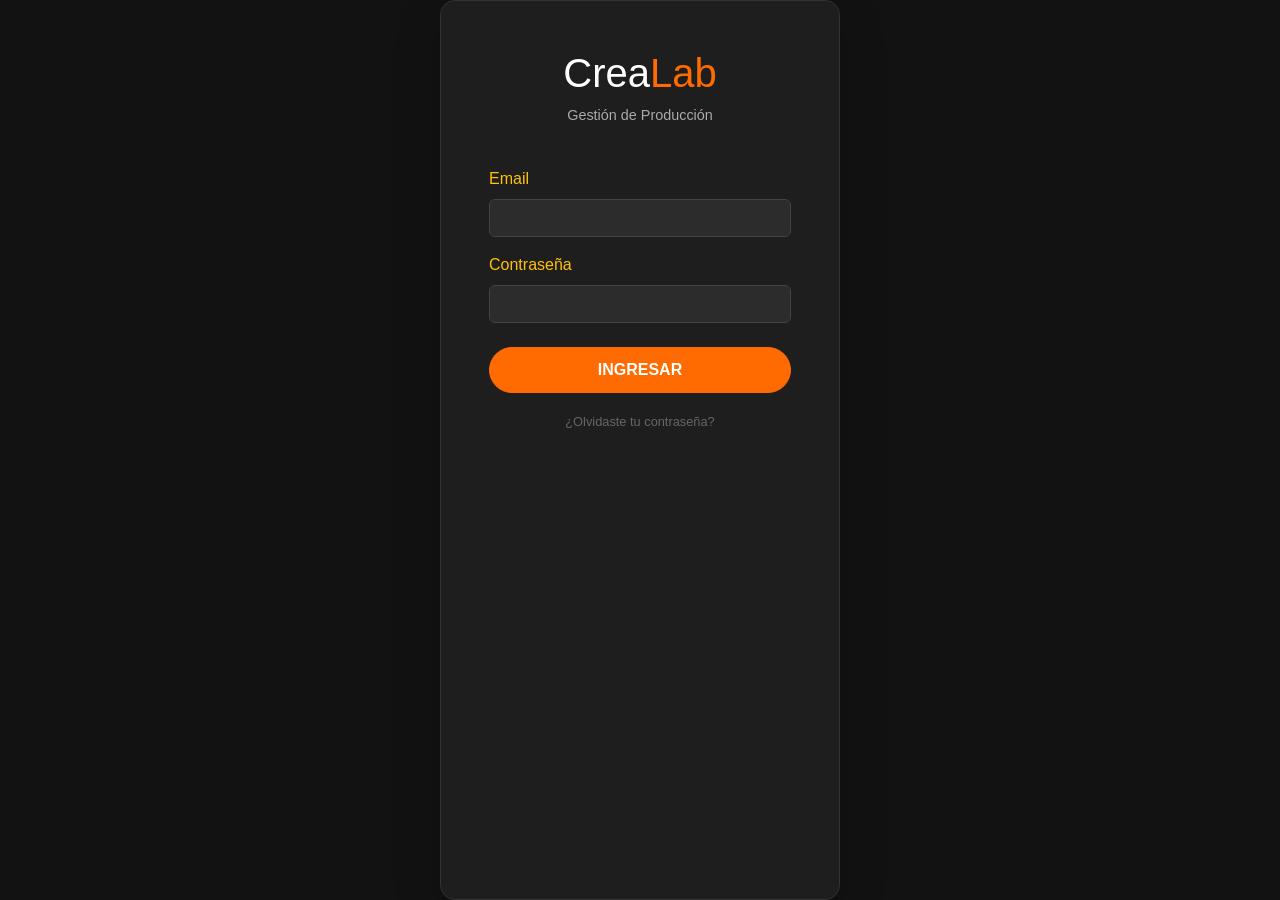
<file: index.html>
<!DOCTYPE html>
<html lang="en">

<head>
    <meta charset="UTF-8">
    <meta name="viewport" content="width=device-width, initial-scale=1.0">
    <title>Login | CreaLab</title>

    <link href="https://cdn.jsdelivr.net/npm/bootstrap@5.3.2/dist/css/bootstrap.min.css" rel="stylesheet">
    <link rel="stylesheet" href="./css/style.css">

</head>

<body>

    <main class="container vh-100 d-flex justify-content-center aling-items-center">

        <section class="card p-4 p-md-5 shadow-lg" style="width: 100%; max-width: 400px; ">

            <div class="text-center mb-4">

                <h1 class="font-size: 2rem; font-weight: bold;">Crea<span style="color: var(--primary-color)">Lab</span>
                </h1>
                <p style="color: var(--text-gray); font-size: 0.9rem">Gestión de Producción</p>

            </div>

            <form action="./pages/dashboard.html">

                <div class="mb-3">

                    <label class="form-label text-warning">Email</label>
                    <input type="email" class="form-control">

                </div>

                <div class="mb-4">

                    <label class="form-label text-warning">Contraseña</label>
                    <input type="password" class="form-control">

                </div>

                <button type="submit" class="btn btn-primary w-100">INGRESAR</button>

            </form>

            <div class="text-center mt-3">

                <a href="#" style="font-size: 0.8rem; color: #666">¿Olvidaste tu contraseña?</a>

            </div>

        </section>

    </main>

    <script src="https://cdn.jsdelivr.net/npm/bootstrap@5.3.2/dist/js/bootstrap.bundle.min.js"></script>
</body>

</html>
</file>
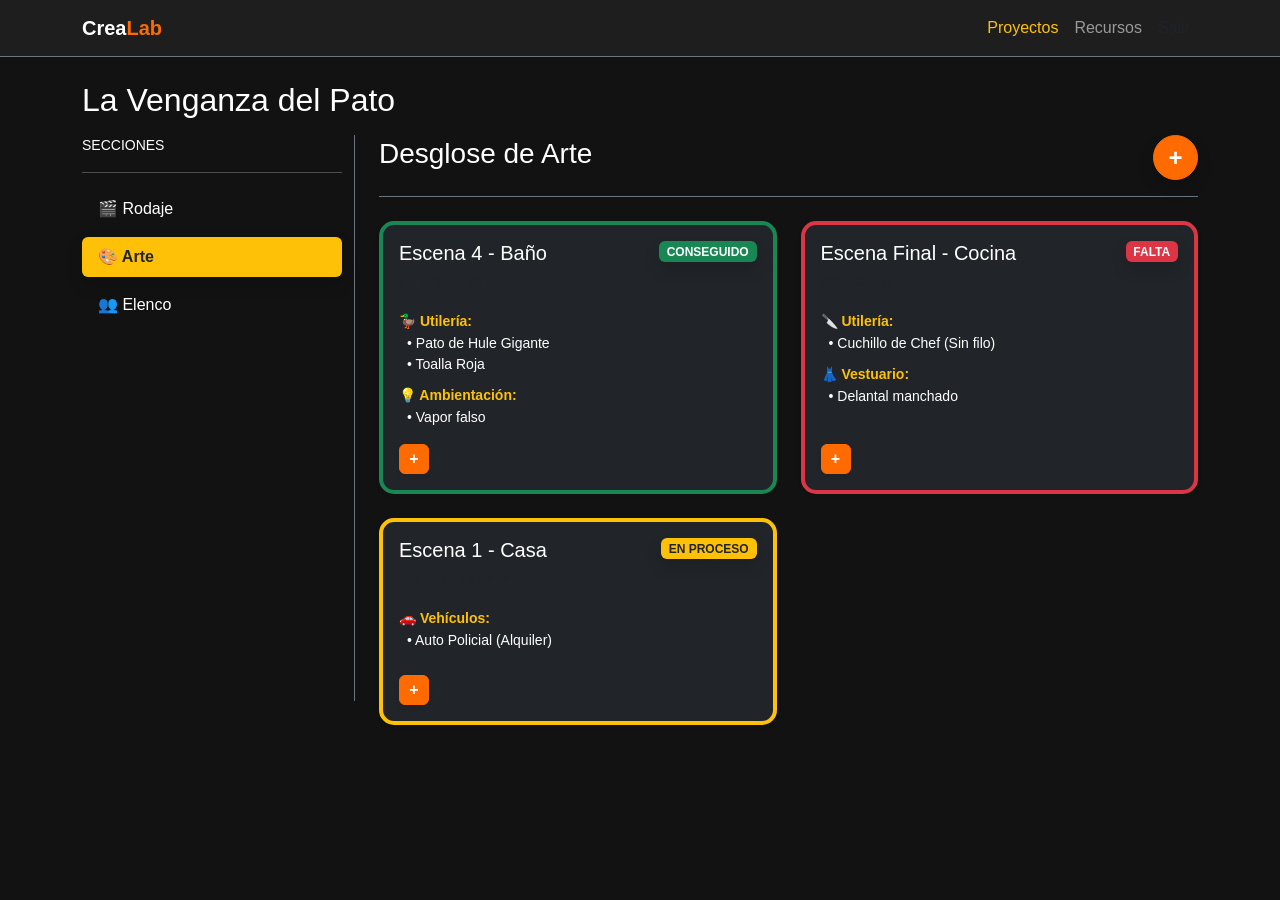
<file: pages/arte.html>
<!DOCTYPE html>
<html lang="es">

<head>
    <meta charset="UTF-8">
    <meta name="viewport" content="width=device-width, initial-scale=1.0">
    <title>Arte | CreaLab</title>
    <link href="https://cdn.jsdelivr.net/npm/bootstrap@5.3.2/dist/css/bootstrap.min.css" rel="stylesheet">
    <link rel="stylesheet" href="../css/style.css">
</head>

<body>

    <nav class="navbar navbar-expand-lg navbar-dark border-bottom border-secondary mb-4"
        style="background-color: var(--surface-color);">

        <div class="container">

            <a class="navbar-brand fw-bold" href="#">Crea<span style="color:var(--primary-color)">Lab</span></a>

            <button class="navbar-toggler" type="button" data-bs-toggle="collapse" data-bs-target="#navbarNav">

                <span class="navbar-toggler-icon"></span>

            </button>

            <div class="collapse navbar-collapse" id="navbarNav">

                <ul class="navbar-nav ms-auto">
                    <li class="nav-item"><a class="nav-link text-warning" href=":/dashboard.html">Proyectos</a></li>
                    <li class="nav-item"><a class="nav-link" href="./inventory.html">Recursos</a></li>
                    <li class="nav-item"><a class="nav-link text-muted" href="../index.html">Salir</a></li>
                </ul>

            </div>

        </div>

    </nav>

    <div class="container pb-5">

        <div class="mb-3">

            <h2 class="mt-2">La Venganza del Pato</h2>

        </div>

        <div class="row">

            <aside class="col-md-3 border-end border-secondary mb-4">

                <p class="text-white small d-none d-md-block">SECCIONES</p>
                <hr>

                <div class="nav flex-column nav-pills gap-2">

                    <a class="nav-link text-white" href="./workspace.html">🎬 Rodaje</a>
                    <a class="nav-link active bg-warning text-dark fw-bold shadow" href="#">🎨 Arte</a>
                    <a class="nav-link text-white" href="elenco.html">👥 Elenco</a>

                </div>

            </aside>

            <section class="col-md-9 ps-md-4">

                <div class="d-flex justify-content-between align-items-center border-bottom border-secondary pb-3 mb-4">

                    <h3>Desglose de Arte</h3>

                    <a href="#"
                        class="btn btn-primary rounded-circle d-flex align-items-center justify-content-center btn-pulse shadow"
                        style="width: 45px; height: 45px; font-size: 24px; font-weight: bold; text-decoration: none;"
                        title="Agregar Nueva Escena">
                        +
                    </a>

                </div>

                <div class="row g-4">

                    <div class="col-12 col-md-6">

                        <article
                            class="card h-100 p-3 bg-dark border-secondary border-start border-4 border-success card-hover shadow-sm">

                            <div class="d-flex justify-content-between align-items-start mb-3">

                                <div>
                                    <h5 class="mb-1 text-white">Escena 4 - Baño</h5>
                                    <small class="text-muted">Interior | Noche</small>
                                </div>

                                <span class="badge bg-success text-white shadow">CONSEGUIDO</span>

                            </div>

                            <div class="mb-3">

                                <div class="mb-2">
                                    <strong class="text-warning small">🦆 Utilería:</strong>
                                    <p class="text-white small mb-0 ms-2">• Pato de Hule Gigante</p>
                                    <p class="text-white small mb-0 ms-2">• Toalla Roja</p>
                                </div>

                                <div>
                                    <strong class="text-warning small">💡 Ambientación:</strong>
                                    <p class="text-white small mb-0 ms-2">• Vapor falso</p>
                                </div>

                            </div>

                            <div class="mt-auto text-end">

                                <button class="btn btn-primary btn-square rounded shadow-sm"
                                    title="Agregar Item a esta escena">
                                    +
                                </button>

                            </div>

                        </article>

                    </div>

                    <div class="col-12 col-md-6">

                        <article
                            class="card h-100 p-3 bg-dark border-secondary border-start border-4 border-danger card-hover shadow-sm">

                            <div class="d-flex justify-content-between align-items-start mb-3">

                                <div>
                                    <h5 class="mb-1 text-white">Escena Final - Cocina</h5>
                                    <small class="text-muted">Interior | Día</small>
                                </div>

                                <span class="badge bg-danger text-white shadow">FALTA</span>

                            </div>

                            <div class="mb-3">

                                <div class="mb-2">

                                    <strong class="text-warning small">🔪 Utilería:</strong>
                                    <p class="text-white small mb-0 ms-2">• Cuchillo de Chef (Sin filo)</p>

                                </div>

                                <div>

                                    <strong class="text-warning small">👗 Vestuario:</strong>
                                    <p class="text-white small mb-0 ms-2">• Delantal manchado</p>

                                </div>

                            </div>

                            <div class="mt-auto text-end">

                                <button class="btn btn-primary btn-square rounded shadow-sm"
                                    title="Agregar Item a esta escena">
                                    +
                                </button>

                            </div>

                        </article>

                    </div>

                    <div class="col-12 col-md-6">

                        <article
                            class="card h-100 p-3 bg-dark border-secondary border-start border-4 border-warning card-hover shadow-sm">

                            <div class="d-flex justify-content-between align-items-start mb-3">

                                <div>

                                    <h5 class="mb-1 text-white">Escena 1 - Casa</h5>
                                    <small class="text-muted">Exterior | Atardecer</small>

                                </div>

                                <span class="badge bg-warning text-dark shadow">EN PROCESO</span>

                            </div>

                            <div class="mb-3">

                                <div class="mb-2">

                                    <strong class="text-warning small">🚗 Vehículos:</strong>
                                    <p class="text-white small mb-0 ms-2">• Auto Policial (Alquiler)</p>

                                </div>

                            </div>

                            <div class="mt-auto text-end">

                                <button class="btn btn-primary btn-square rounded shadow-sm">
                                    +
                                </button>

                            </div>

                        </article>

                    </div>

                </div>

            </section>

        </div>

    </div>

    <script src="https://cdn.jsdelivr.net/npm/bootstrap@5.3.2/dist/js/bootstrap.bundle.min.js"></script>

</body>

</html>
</file>
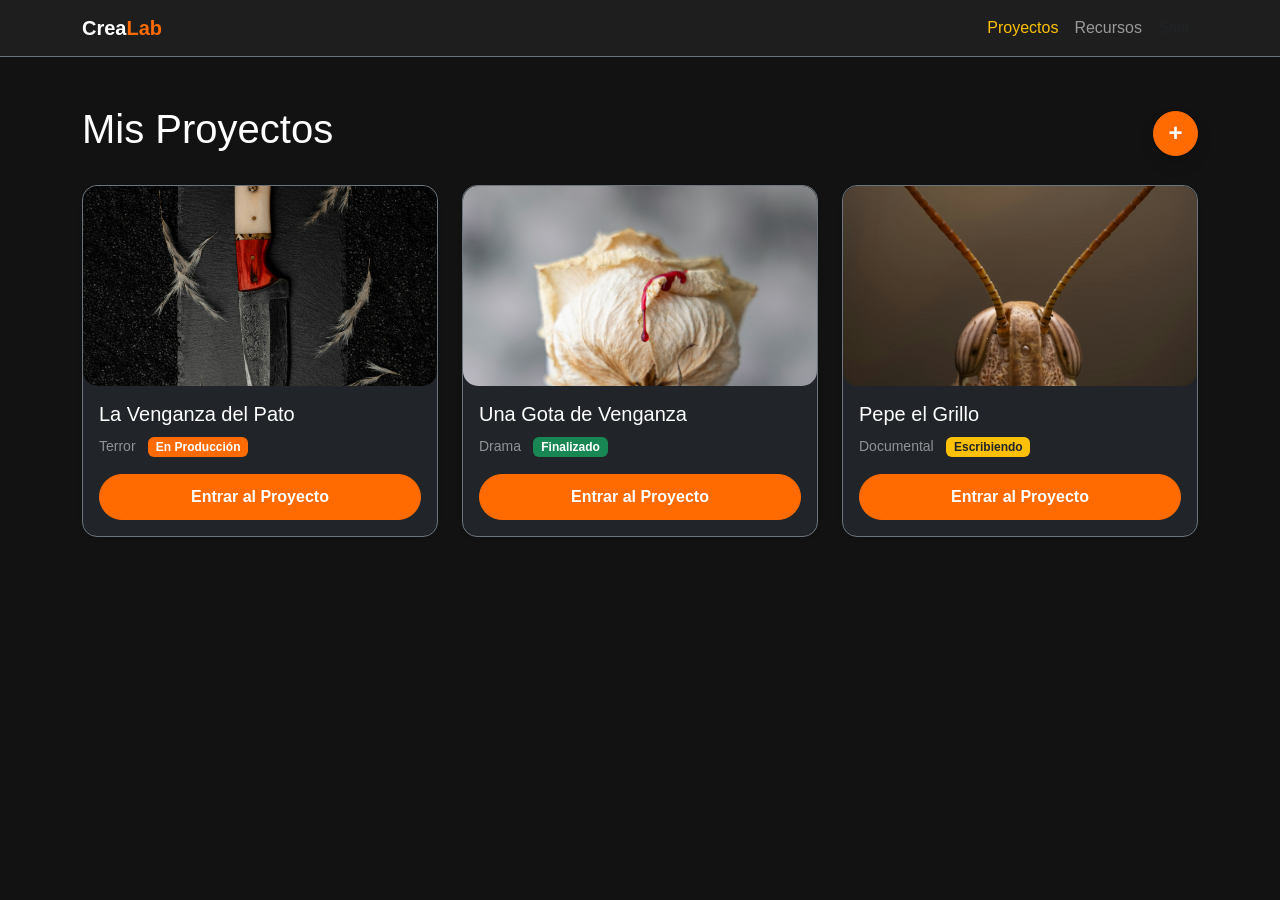
<file: pages/dashboard.html>
<!DOCTYPE html>
<html lang="es">

<head>
    <meta charset="UTF-8">
    <meta name="viewport" content="width=device-width, initial-scale=1.0">
    <title>Proyectos | CreaLab</title>
    <link href="https://cdn.jsdelivr.net/npm/bootstrap@5.3.2/dist/css/bootstrap.min.css" rel="stylesheet">
    <link rel="stylesheet" href="../css/style.css">
</head>

<body>

    <nav class="navbar navbar-expand-lg navbar-dark border-bottom border-secondary mb-5"
        style="background-color: var(--surface-color);">

        <div class="container">

            <a class="navbar-brand fw-bold" href="#">Crea<span style="color:var(--primary-color)">Lab</span></a>

            <button class="navbar-toggler" type="button" data-bs-toggle="collapse" data-bs-target="#navbarNav">

                <span class="navbar-toggler-icon"></span>

            </button>

            <div class="collapse navbar-collapse" id="navbarNav">

                <ul class="navbar-nav ms-auto">
                    <li class="nav-item"><a class="nav-link active text-warning" href="#">Proyectos</a></li>
                    <li class="nav-item"><a class="nav-link" href="./inventory.html">Recursos</a></li>
                    <li class="nav-item"><a class="nav-link text-muted" href="../index.html">Salir</a></li>
                </ul>

            </div>
        </div>
    </nav>

    <main class="container">

        <div class="d-flex justify-content-between align-items-center mb-4">

            <h1>Mis Proyectos</h1>

            <a href="#"
                class="btn btn-primary rounded-circle d-flex align-items-center justify-content-center btn-pulse shadow"
                style="width: 45px; height: 45px; font-size: 24px; font-weight: bold; text-decoration: none;"
                title="Nuevo Proyecto">
                +
            </a>

        </div>

        <div class="row g-4">

            <div class="col-12 col-md-4">

                <article class="card h-100 shadow-sm card-hover bg-dark border-secondary">

                    <img src="../assets/img/Pato.jpg" class="card-img-top" alt="Pato"
                        style="height: 200px; object-fit: cover; object-position: center; border-radius: 15px;">

                    <div class="card-body d-flex flex-column">

                        <div class="d-flex justify-content-between align-items-start mb-2">
                            <h5 class="card-title text-white mb-0">La Venganza del Pato</h5>
                        </div>

                        <div class="mb-3">
                            <span class="text-white-50 small me-2">Terror</span>
                            <span class="badge bg-primary">En Producción</span>
                        </div>

                        <a href="./workspace.html" class="btn btn-primary mt-auto w-100">Entrar al Proyecto</a>

                    </div>
                </article>
            </div>

            <div class="col-12 col-md-4">

                <article class="card h-100 shadow-sm card-hover bg-dark border-secondary">

                    <img src="../assets/img/Gota.jpg" class="card-img-top" alt="Epoca"
                        style="height: 200px; object-fit: cover; object-position: top; border-radius: 15px;">

                    <div class="card-body d-flex flex-column">

                        <div class="d-flex justify-content-between align-items-start mb-2">
                            <h5 class="card-title text-white mb-0">Una Gota de Venganza</h5>
                        </div>

                        <div class="mb-3">
                            <span class="text-white-50 small me-2">Drama</span>
                            <span class="badge bg-success">Finalizado</span>
                        </div>

                        <a href="#" class="btn btn-primary mt-auto w-100">Entrar al Proyecto</a>

                    </div>

                </article>

            </div>

            <div class="col-12 col-md-4">

                <article class="card h-100 shadow-sm card-hover bg-dark border-secondary">

                        <img src="../assets/img/Grillo.jpg" class="card-img-top" alt="GrilloElPepe"
                            style="height: 200px; object-fit: cover; object-position: top; border-radius: 15px;">

                    <div class="card-body d-flex flex-column">

                        <div class="d-flex justify-content-between align-items-start mb-2">

                            <h5 class="card-title text-white mb-0">Pepe el Grillo</h5>

                        </div>

                        <div class="mb-3">

                            <span class="text-white-50 small me-2">Documental</span>
                            <span class="badge bg-warning text-dark">Escribiendo</span>

                        </div>

                        <a href="#" class="btn btn-primary mt-auto w-100">Entrar al Proyecto</a>

                    </div>

                </article>

            </div>

        </div>

    </main>

    <script src="https://cdn.jsdelivr.net/npm/bootstrap@5.3.2/dist/js/bootstrap.bundle.min.js"></script>

</body>

</html>
</file>
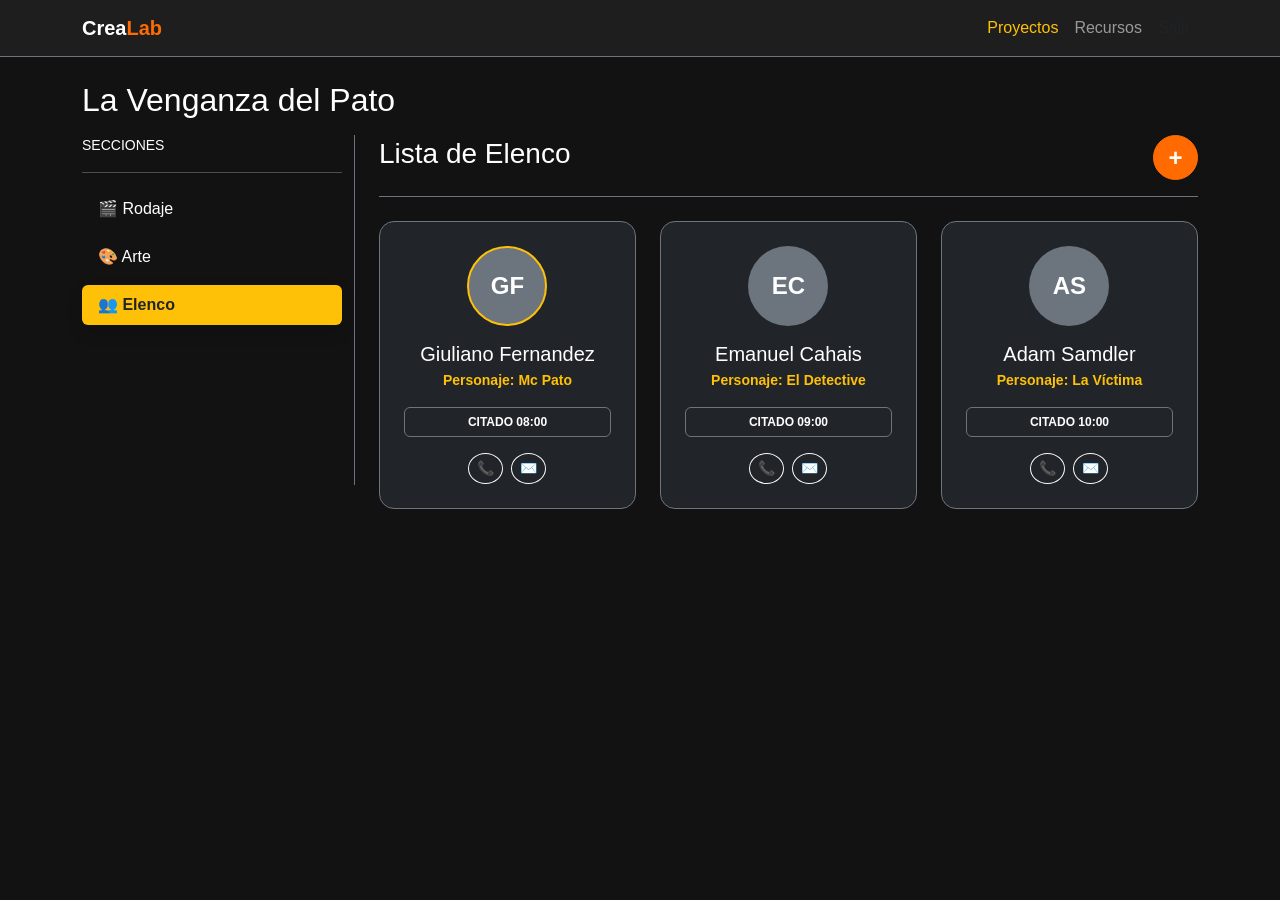
<file: pages/elenco.html>
<!DOCTYPE html>
<html lang="es">

<head>
    <meta charset="UTF-8">
    <meta name="viewport" content="width=device-width, initial-scale=1.0">
    <title>Elenco | CreaLab</title>
    <link href="https://cdn.jsdelivr.net/npm/bootstrap@5.3.2/dist/css/bootstrap.min.css" rel="stylesheet">
    <link rel="stylesheet" href="../css/style.css">
</head>

<body>

    <nav class="navbar navbar-expand-lg navbar-dark border-bottom border-secondary mb-4"
        style="background-color: var(--surface-color);">
        <div class="container">
            <a class="navbar-brand fw-bold" href="#">Crea<span style="color:var(--primary-color)">Lab</span></a>
            <button class="navbar-toggler" type="button" data-bs-toggle="collapse" data-bs-target="#navbarNav">
                <span class="navbar-toggler-icon"></span>
            </button>
            <div class="collapse navbar-collapse" id="navbarNav">
                <ul class="navbar-nav ms-auto">
                    <li class="nav-item"><a class="nav-link text-warning" href="./dashboard.html">Proyectos</a></li>
                    <li class="nav-item"><a class="nav-link" href="./inventory.html">Recursos</a></li>
                    <li class="nav-item"><a class="nav-link text-muted" href="../index.html">Salir</a></li>
                </ul>
            </div>
        </div>
    </nav>

    <div class="container pb-5">

        <div class="mb-3">

            <h2 class="mt-2">La Venganza del Pato</h2>
        </div>

        <div class="row">

            <aside class="col-md-3 border-end border-secondary mb-4">

                <p class="text-white small d-none d-md-block">SECCIONES</p>
                <hr>

                <div class="nav flex-column nav-pills gap-2">

                    <a class="nav-link text-white" href="./workspace.html">🎬 Rodaje</a>
                    <a class="nav-link text-white" href="./arte.html">🎨 Arte</a>
                    <a class="nav-link active bg-warning text-dark fw-bold shadow" href="#">👥 Elenco</a>

                </div>

            </aside>

            <section class="col-md-9 ps-md-4">

                <div class="d-flex justify-content-between align-items-center border-bottom border-secondary pb-3 mb-4">

                    <h3>Lista de Elenco</h3>

                    <a href="#"
                        class="btn btn-primary rounded-circle d-flex align-items-center justify-content-center btn-pulse"
                        style="width: 45px; height: 45px; font-size: 24px; font-weight: bold; text-decoration: none;"
                        title="Agregar Actor">
                        +
                    </a>

                </div>

                <div class="row g-4">

                    <div class="col-12 col-md-6 col-lg-4">

                        <article class="card h-100 p-4 text-center card-hover bg-dark border-secondary">

                            <div class="rounded-circle bg-secondary d-flex justify-content-center align-items-center mx-auto mb-3 border border-2 border-warning"
                                style="width: 80px; height: 80px; color: white; font-weight: bold; font-size: 1.5rem;">
                                GF
                            </div>

                            <h5 class="mb-1 text-white">Giuliano Fernandez</h5>
                            <p class="text-warning small fw-bold mb-3">Personaje: Mc Pato</p>

                            <div class="mt-auto">

                                <span class="badge bg-dark border border-secondary w-100 py-2">CITADO 08:00</span>

                                <div class="mt-3 d-flex justify-content-center gap-2">

                                    <button class="btn btn-sm btn-outline-light rounded-circle">📞</button>
                                    <button class="btn btn-sm btn-outline-light rounded-circle">✉️</button>

                                </div>

                            </div>
                        </article>
                    </div>

                    <div class="col-12 col-md-6 col-lg-4">

                        <article class="card h-100 p-4 text-center card-hover bg-dark border-secondary">

                            <div class="rounded-circle bg-secondary d-flex justify-content-center align-items-center mx-auto mb-3"
                                style="width: 80px; height: 80px; color: white; font-weight: bold; font-size: 1.5rem;">
                                EC

                            </div>

                            <h5 class="mb-1 text-white">Emanuel Cahais</h5>
                            <p class="text-warning small fw-bold mb-3">Personaje: El Detective</p>

                            <div class="mt-auto">

                                <span class="badge bg-dark border border-secondary w-100 py-2">CITADO 09:00</span>

                                <div class="mt-3 d-flex justify-content-center gap-2">

                                    <button class="btn btn-sm btn-outline-light rounded-circle">📞</button>
                                    <button class="btn btn-sm btn-outline-light rounded-circle">✉️</button>

                                </div>

                            </div>

                        </article>

                    </div>

                    <div class="col-12 col-md-6 col-lg-4">

                        <article class="card h-100 p-4 text-center card-hover bg-dark border-secondary">

                            <div class="rounded-circle bg-secondary d-flex justify-content-center align-items-center mx-auto mb-3"
                                style="width: 80px; height: 80px; color: white; font-weight: bold; font-size: 1.5rem;">
                                AS
                            </div>

                            <h5 class="mb-1 text-white">Adam Samdler</h5>
                            <p class="text-warning small fw-bold mb-3">Personaje: La Víctima</p>

                            <div class="mt-auto">

                                <span class="badge bg-dark border border-secondary w-100 py-2">CITADO 10:00</span>

                                <div class="mt-3 d-flex justify-content-center gap-2">

                                    <button class="btn btn-sm btn-outline-light rounded-circle">📞</button>
                                    <button class="btn btn-sm btn-outline-light rounded-circle">✉️</button>

                                </div>
                            </div>

                        </article>

                    </div>

                </div>

            </section>

        </div>

    </div>

    <script src="https://cdn.jsdelivr.net/npm/bootstrap@5.3.2/dist/js/bootstrap.bundle.min.js"></script>

</body>

</html>
</file>
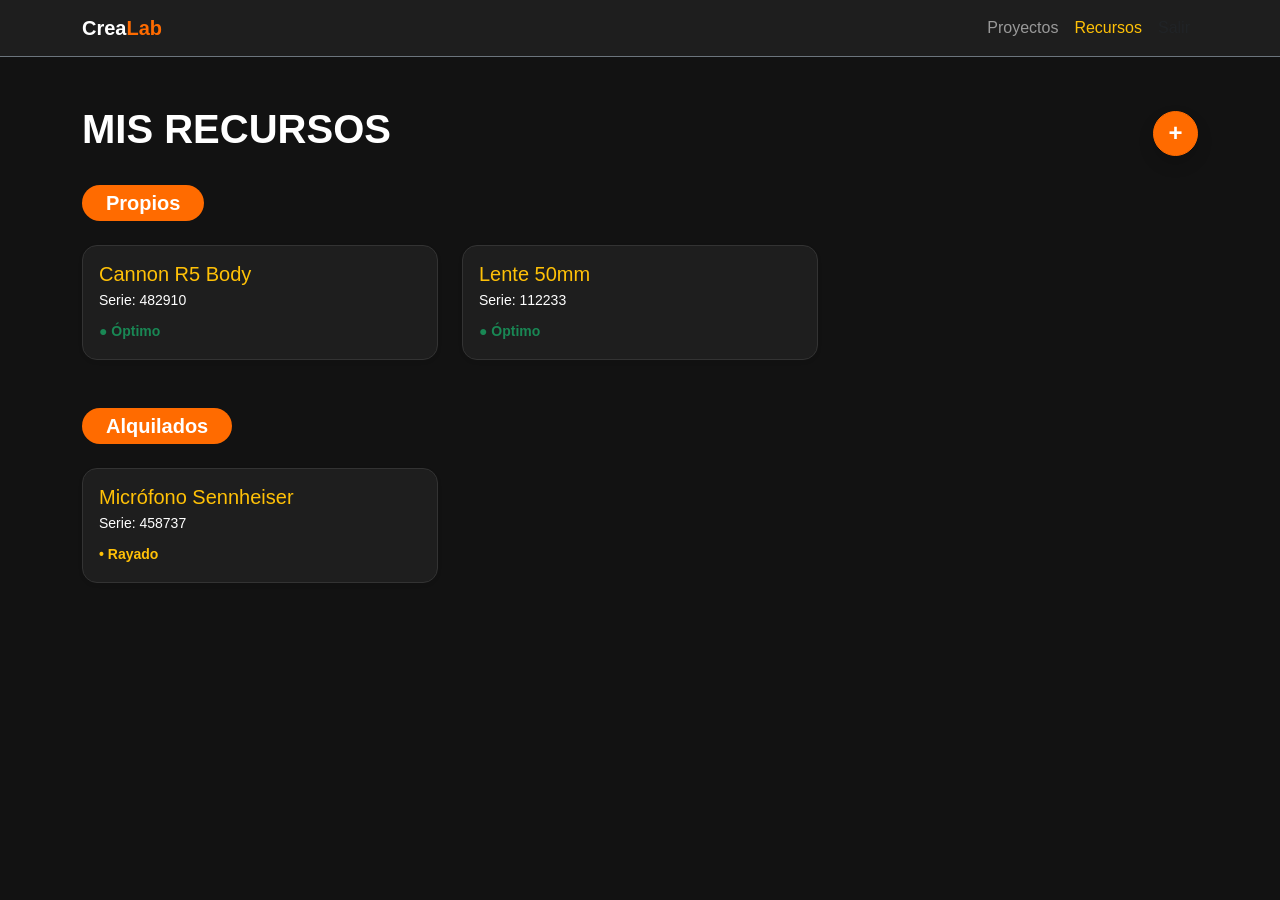
<file: pages/inventory.html>
<!DOCTYPE html>
<html lang="es">

<head>
    <meta charset="UTF-8">
    <meta name="viewport" content="width=device-width, initial-scale=1.0">
    <title>Recursos | CreaLab</title>
    <link href="https://cdn.jsdelivr.net/npm/bootstrap@5.3.2/dist/css/bootstrap.min.css" rel="stylesheet">
    <link rel="stylesheet" href="../css/style.css">
    
</head>

<body>

    <nav class="navbar navbar-expand-lg navbar-dark border-bottom border-secondary mb-5"
        style="background-color: var(--surface-color);">

        <div class="container">

            <a class="navbar-brand fw-bold" href="#">Crea<span style="color:var(--primary-color)">Lab</span></a>

            <button class="navbar-toggler" type="button" data-bs-toggle="collapse" data-bs-target="#navbarNav">

                <span class="navbar-toggler-icon"></span>

            </button>

            <div class="collapse navbar-collapse" id="navbarNav">

                <ul class="navbar-nav ms-auto">

                    <li class="nav-item"><a class="nav-link" href="dashboard.html">Proyectos</a></li>
                    <li class="nav-item"><a class="nav-link active text-warning" href="#">Recursos</a></li>
                    <li class="nav-item"><a class="nav-link text-muted" href="../index.html">Salir</a></li>

                </ul>

            </div>

        </div>

    </nav>

    <main class="container">

        <div class="d-flex justify-content-between align-items-center mb-4">

            <h1 class="fw-bold">MIS RECURSOS</h1>
            <a href="#"
                class="btn btn-primary rounded-circle d-flex align-items-center justify-content-center btn-pulse shadow"
                style="width: 45px; height: 45px; font-size: 24px; font-weight: bold; text-decoration: none;"
                title="Nuevo Equipo">
                +
            </a>

        </div>

        <section class="mb-5">

            <h2 class="badge rounded-pill bg-primary fs-5 px-4 py-2 mb-4">Propios</h2>

            <div class="row g-4">

                <div class="col-12 col-md-6 col-lg-4">

                    <article class="card h-100 p-3 shadow-sm">

                        <div class="d-flex align-items-center">

                            <div>

                                <h5 class="text-warning mb-1">Cannon R5 Body</h5>
                                <p class="text-white small mb-2">Serie: 482910</p>
                                <span class="text-success small fw-bold">● Óptimo</span>
                            </div>

                        </div>

                    </article>

                </div>

                <div class="col-12 col-md-6 col-lg-4">

                    <article class="card h-100 p-3 shadow-sm">

                        <div class="d-flex align-items-center">

                            <div>

                                <h5 class="text-warning mb-1">Lente 50mm</h5>
                                <p class="text-white small mb-2">Serie: 112233</p>
                                <span class="text-success small fw-bold">● Óptimo</span>

                            </div>

                        </div>

                    </article>

                </div>

            </div>
        </section>

        <section class="mb-5">
            <h2 class="badge rounded-pill bg-primary fs-5 px-4 py-2 mb-4">Alquilados</h2>

            <div class="row g-4">

                <div class="col-12 col-md-6 col-lg-4">

                    <article class="card h-100 p-3 shadow-sm">

                        <div class="d-flex align-items-center">

                            <div>

                                <h5 class="text-warning mb-1">Micrófono Sennheiser</h5>
                                <p class="text-white small mb-2">Serie: 458737</p>
                                <span class="text-warning small fw-bold">• Rayado</span>

                            </div>

                        </div>

                    </article>

                </div>

            </div>

        </section>

    </main>

    <script src="https://cdn.jsdelivr.net/npm/bootstrap@5.3.2/dist/js/bootstrap.bundle.min.js"></script>

</body>

</html>
</file>
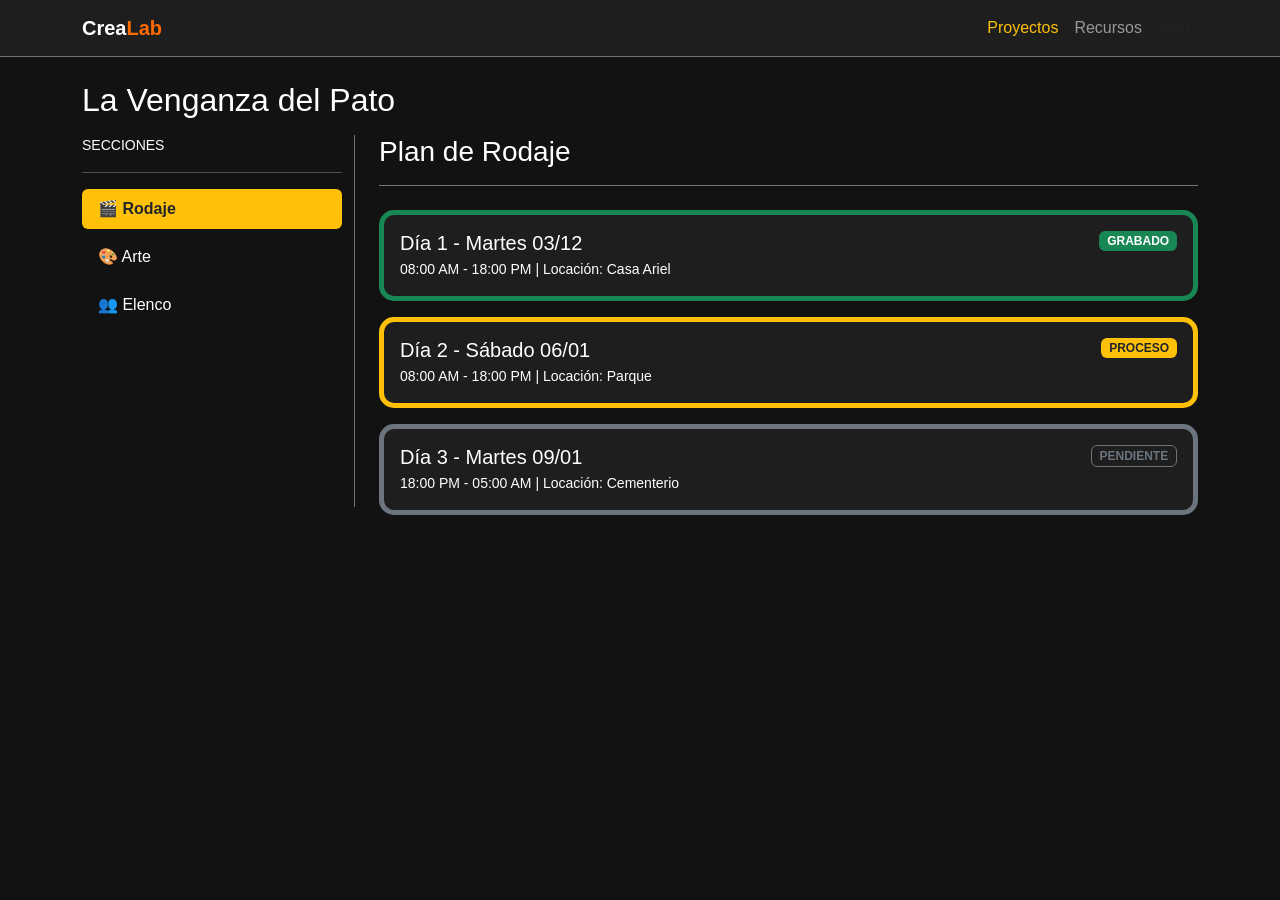
<file: pages/workspace.html>
<!DOCTYPE html>
<html lang="es">

<head>
    <meta charset="UTF-8">
    <meta name="viewport" content="width=device-width, initial-scale=1.0">
    <title>Rodaje | CreaLab</title>
    <link href="https://cdn.jsdelivr.net/npm/bootstrap@5.3.2/dist/css/bootstrap.min.css" rel="stylesheet">
    <link rel="stylesheet" href="../css/style.css">
</head>

<body>

    <nav class="navbar navbar-expand-lg navbar-dark border-bottom border-secondary mb-4"
        style="background-color: var(--surface-color);">
        <div class="container">
            <a class="navbar-brand fw-bold" href="#">Crea<span style="color:var(--primary-color)">Lab</span></a>
            <button class="navbar-toggler" type="button" data-bs-toggle="collapse" data-bs-target="#navbarNav">
                <span class="navbar-toggler-icon"></span>
            </button>
            <div class="collapse navbar-collapse" id="navbarNav">
                <ul class="navbar-nav ms-auto">
                    <li class="nav-item"><a class="nav-link text-warning" href="dashboard.html">Proyectos</a></li>
                    <li class="nav-item"><a class="nav-link" href="inventory.html">Recursos</a></li>
                    <li class="nav-item"><a class="nav-link text-muted" href="../index.html">Salir</a></li>
                </ul>
            </div>
        </div>
    </nav>

    <div class="container pb-5">

        <div class="mb-3">

            <h2 class="mt-2">La Venganza del Pato</h2>

        </div>

        <div class="row">

            <aside class="col-md-3 border-end border-secondary mb-4">
                <p class="text-white small d-none d-md-block">SECCIONES</p>
                <hr>

                <div class="nav flex-column nav-pills" role="tablist">
                    <a class="nav-link active bg-warning text-dark fw-bold mb-2" href="#">🎬 Rodaje</a>
                    <a class="nav-link text-white mb-2" href="./arte.html">🎨 Arte</a>
                    <a class="nav-link text-white mb-2" href="./elenco.html">👥 Elenco</a>
                </div>
            </aside>

            <section class="col-md-9 ps-md-4">
                <h3 class="border-bottom border-secondary pb-3 mb-4">Plan de Rodaje</h3>

                <article class="card p-3 mb-3 border-start border-5 border-success position-relative">
                    <div class="d-flex justify-content-between align-items-start">
                        <div>
                            <h5 class="mb-1">Día 1 - Martes 03/12</h5>
                            <p class="text-white small mb-0">08:00 AM - 18:00 PM | Locación: Casa Ariel</p>
                        </div>
                        <span class="badge bg-success">GRABADO</span>
                    </div>
                </article>

                <article class="card p-3 mb-3 border-start border-5 border-warning position-relative">
                    <div class="d-flex justify-content-between align-items-start">
                        <div>
                            <h5 class="mb-1">Día 2 - Sábado 06/01</h5>
                            <p class="text-white small mb-0">08:00 AM - 18:00 PM | Locación: Parque</p>
                        </div>
                        <span class="badge bg-warning text-dark">PROCESO</span>
                    </div>
                </article>

                <article class="card p-3 mb-3 border-start border-5 border-secondary position-relative">
                    <div class="d-flex justify-content-between align-items-start">
                        <div>
                            <h5 class="mb-1 text-white">Día 3 - Martes 09/01</h5>
                            <p class="text-white small mb-0">18:00 PM - 05:00 AM | Locación: Cementerio</p>
                        </div>
                        <span class="badge border border-secondary text-secondary">PENDIENTE</span>
                    </div>
                </article>

            </section>

        </div>
    </div>

    <script src="https://cdn.jsdelivr.net/npm/bootstrap@5.3.2/dist/js/bootstrap.bundle.min.js"></script>
</body>

</html>
</file>
<file: css/style.css>
/* VARIABLES */
:root {
    --bg-color: #121212;
    --surface-color: #1E1E1E;
    --primary-color: #FF6B00;
    --text-white: #FFFFFF;
    --text-gray: #AAAAAA;
}

/*  BASE */
body {
    background-color: var(--bg-color);
    color: var(--text-white);
    font-family: Arial, sans-serif;
    line-height: 1.5;
}

/* Links (Para quitar el azul feo de Bootstrap por defecto) */
a {
    text-decoration: none;
    color: inherit;
    transition: 0.3s;
}
a:hover {
    color: var(--primary-color);
}

/* BOTONES (Aca profe, solo cambio para que boostrap no me ponga esos colores que trae por defecto) */
.btn-primary {
    background-color: var(--primary-color) !important; 
    border-color: var(--primary-color) !important;
    color: var(--text-white) !important;
    font-weight: bold;
    border-radius: 35px; 
    padding: 10px 20px;
}

.btn-primary:hover {
    background-color: #e65100 !important; 
    color: white !important;
}

/* TARJETAS */
.card {
    background-color: var(--surface-color);
    border: 1px solid #333;
    color: white;
    border-radius: 15px;
}

/* INPUTS DEL FORMULARIO*/
.form-control {
    background-color: #2c2c2c;
    border: 1px solid #444;
    color: white;
}
.form-control:focus {
    background-color: #2c2c2c;
    color: white;
    border-color: var(--primary-color);
    box-shadow: 0 0 0 0.25rem rgba(255, 107, 0, 0.25);
}

/* === CORRECCIÓN FINAL DE COLORES  FEOS  DE BOOTSTRAP === */

.bg-primary {
    background-color: var(--primary-color) !important;
    color: #fff !important;
}

.text-primary {
    color: var(--primary-color) !important;
}

.border-primary {
    border-color: var(--primary-color) !important;
}

/* Corrección extra para los badges redondeados si se ponen rebeldes, PQ SI, ME PASO AJAJAJ */
.badge.bg-primary {
    background-color: var(--primary-color) !important;
}

/* === ANIMACIONES Y EFECTOS === */
/* ACA PIENSO DEJARLO TODO PROFE, PA QUE VEA QUE SOY BUENO :3 */

/* Efecto de levitación para Tarjetas */
.card-hover {
    transition: transform 0.3s ease, box-shadow 0.3s ease, border-color 0.3s ease;
    cursor: pointer;
}

.card-hover:hover {
    transform: translateY(-8px);
    box-shadow: 0 10px 25px rgba(255, 107, 0, 0.15) !important; 
    border-color: var(--primary-color) !important;
}

/* Efecto Rebote para el Botón + */
.btn-pulse {
    transition: all 0.3s cubic-bezier(0.175, 0.885, 0.32, 1.275); 
}

.btn-pulse:hover {
    transform: scale(1.15) rotate(90deg); 
    background-color: #ff8c00 !important;
    box-shadow: 0 0 15px var(--primary-color);
}

/*un ajuste para el boton dentro de las tarjetas*/
.btn-square {
            width: 30px; 
            height: 30px; 
            padding: 0; 
            display: flex; 
            align-items: center; 
            justify-content: center;
            font-weight: bold;
            transition: all 0.3s cubic-bezier(0.175, 0.885, 0.32, 1.275) ;
        }

    .btn-square:hover {
    transform: scale(1.15) rotate(90deg); 
    background-color: #ff8c00 !important;
    box-shadow: 0 0 15px var(--primary-color);
}
</file>
